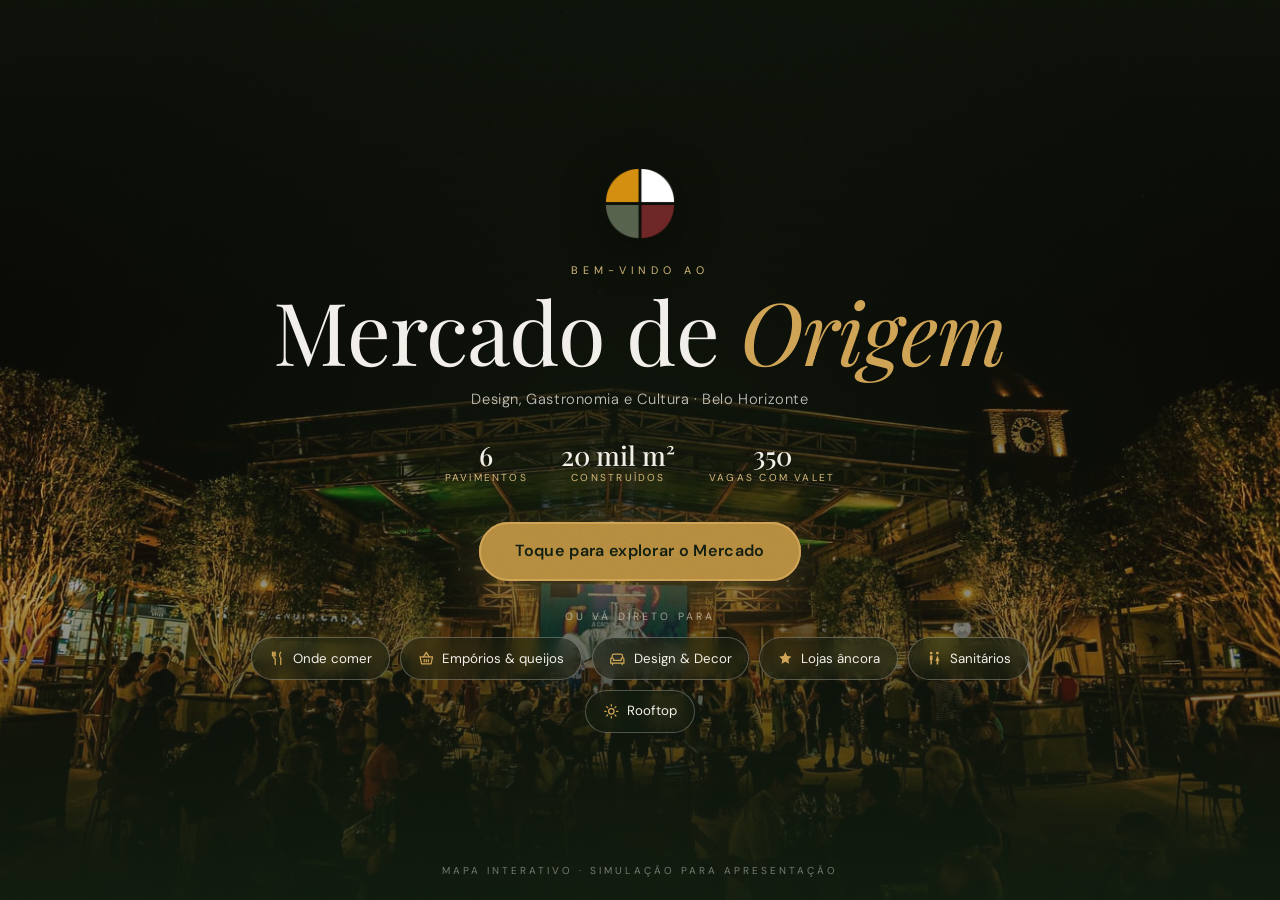
<file: index.html>
<!doctype html>
<html lang="pt-BR">
<head>
  <meta charset="utf-8">
  <meta name="viewport" content="width=device-width, initial-scale=1, viewport-fit=cover">
  <title>Mapa Interativo · Mercado de Origem</title>
  <meta name="description" content="Encontre lojas, serviços e caminhos no Mercado de Origem: mapa interativo por andar, busca por categoria e rotas.">
  <meta name="theme-color" content="#1A2819">
  <meta property="og:title" content="Mapa Interativo · Mercado de Origem">
  <meta property="og:description" content="Design, Gastronomia e Cultura. Encontre lojas, serviços e trace rotas pelo Mercado.">
  <meta property="og:image" content="assets/img/espaco/hero.jpg">
  <link rel="icon" href="assets/img/simbolo.png">
  <link rel="preconnect" href="https://fonts.googleapis.com">
  <link rel="preconnect" href="https://fonts.gstatic.com" crossorigin>
  <link href="https://fonts.googleapis.com/css2?family=Playfair+Display:ital,wght@0,400;0,500;0,600;0,700;1,400;1,500;1,600&family=DM+Sans:opsz,wght@9..40,300;9..40,400;9..40,500;9..40,600;9..40,700&display=swap" rel="stylesheet">
  <link rel="stylesheet" href="css/style.css">
</head>
<body>

  <!-- ============ BOAS-VINDAS / DESCANSO DE TELA ============ -->
  <section id="welcome" class="welcome" aria-label="Boas-vindas">
    <div class="w-slides" id="wSlides"></div>
    <div class="w-veil"></div>
    <div class="w-content">
      <img class="w-symbol" src="assets/img/simbolo.png" alt="">
      <p class="w-kicker">Bem-vindo ao</p>
      <h1 class="w-title">Mercado de <em>Origem</em></h1>
      <p class="w-sub">Design, Gastronomia e Cultura · Belo Horizonte</p>
      <div class="w-stats" id="wStats"></div>
      <button class="w-cta" id="wStart">
        <span class="w-ring"></span>
        <span class="w-cta-in">Toque para explorar o Mercado</span>
      </button>
      <p class="w-or">ou vá direto para</p>
      <div class="w-quick" id="wQuick"></div>
    </div>
    <p class="w-foot">Mapa interativo · simulação para apresentação</p>
  </section>

  <!-- ============ APLICATIVO ============ -->
  <div class="app" id="app">
    <aside class="side">
      <header class="brand">
        <button class="brand-home" id="homeBtn" aria-label="Voltar ao início">
          <img src="assets/img/simbolo.png" alt="" class="brand-symbol">
          <span class="brand-txt"><strong>Mercado de Origem</strong><small>Belo Horizonte · MG</small></span>
        </button>
        <div class="brand-status">
          <span class="clock" id="clock">--:--</span>
          <span class="open" id="openStatus"></span>
        </div>
      </header>

      <div class="search">
        <span class="search-ic" data-icon="search"></span>
        <input id="q" type="search" autocomplete="off" placeholder="Buscar loja, produto ou serviço" aria-label="Buscar">
        <button class="search-x" id="qx" aria-label="Limpar busca" data-icon="x"></button>
      </div>

      <nav class="chips" id="chips" aria-label="Categorias"></nav>

      <section class="sheet" id="sheet">
        <div class="sheet-grip" id="grip"></div>
        <div class="view view-list" id="viewList"></div>
        <div class="view view-detail" id="viewDetail" hidden></div>
        <p class="disclaimer">Simulação para apresentação · posições ilustrativas, ainda sem a planta oficial do Mercado. <a href="estatico.html" style="color:#d4b87a;text-decoration:underline">Ver versão estática (placas)</a></p>
      </section>
    </aside>

    <main class="mapzone" id="mapzone">
      <div class="floorhead" id="floorhead"></div>
      <div class="stage" id="stage">
        <div class="zoomer" id="zoomer"><div class="building" id="building"></div></div>
      </div>
      <nav class="floorbar" id="floorbar" aria-label="Andares"></nav>
      <div class="mapctl">
        <button id="b3d" class="ctl ctl-wide" aria-label="Alternar vista 3D"><span data-icon="cube"></span><b>Vista 3D</b></button>
        <button id="bLoc" class="ctl" aria-label="Você está aqui" data-icon="locate"></button>
        <button id="bIn" class="ctl" aria-label="Aproximar" data-icon="plus"></button>
        <button id="bOut" class="ctl" aria-label="Afastar" data-icon="minus"></button>
      </div>
      <div class="legend" id="legend"></div>
      <div class="routebar" id="routebar" hidden></div>
      <div class="toast" id="toast"></div>
    </main>
  </div>

  <script src="js/data.js"></script>
  <script src="js/map.js"></script>
  <script src="js/app.js"></script>
</body>
</html>
</file>
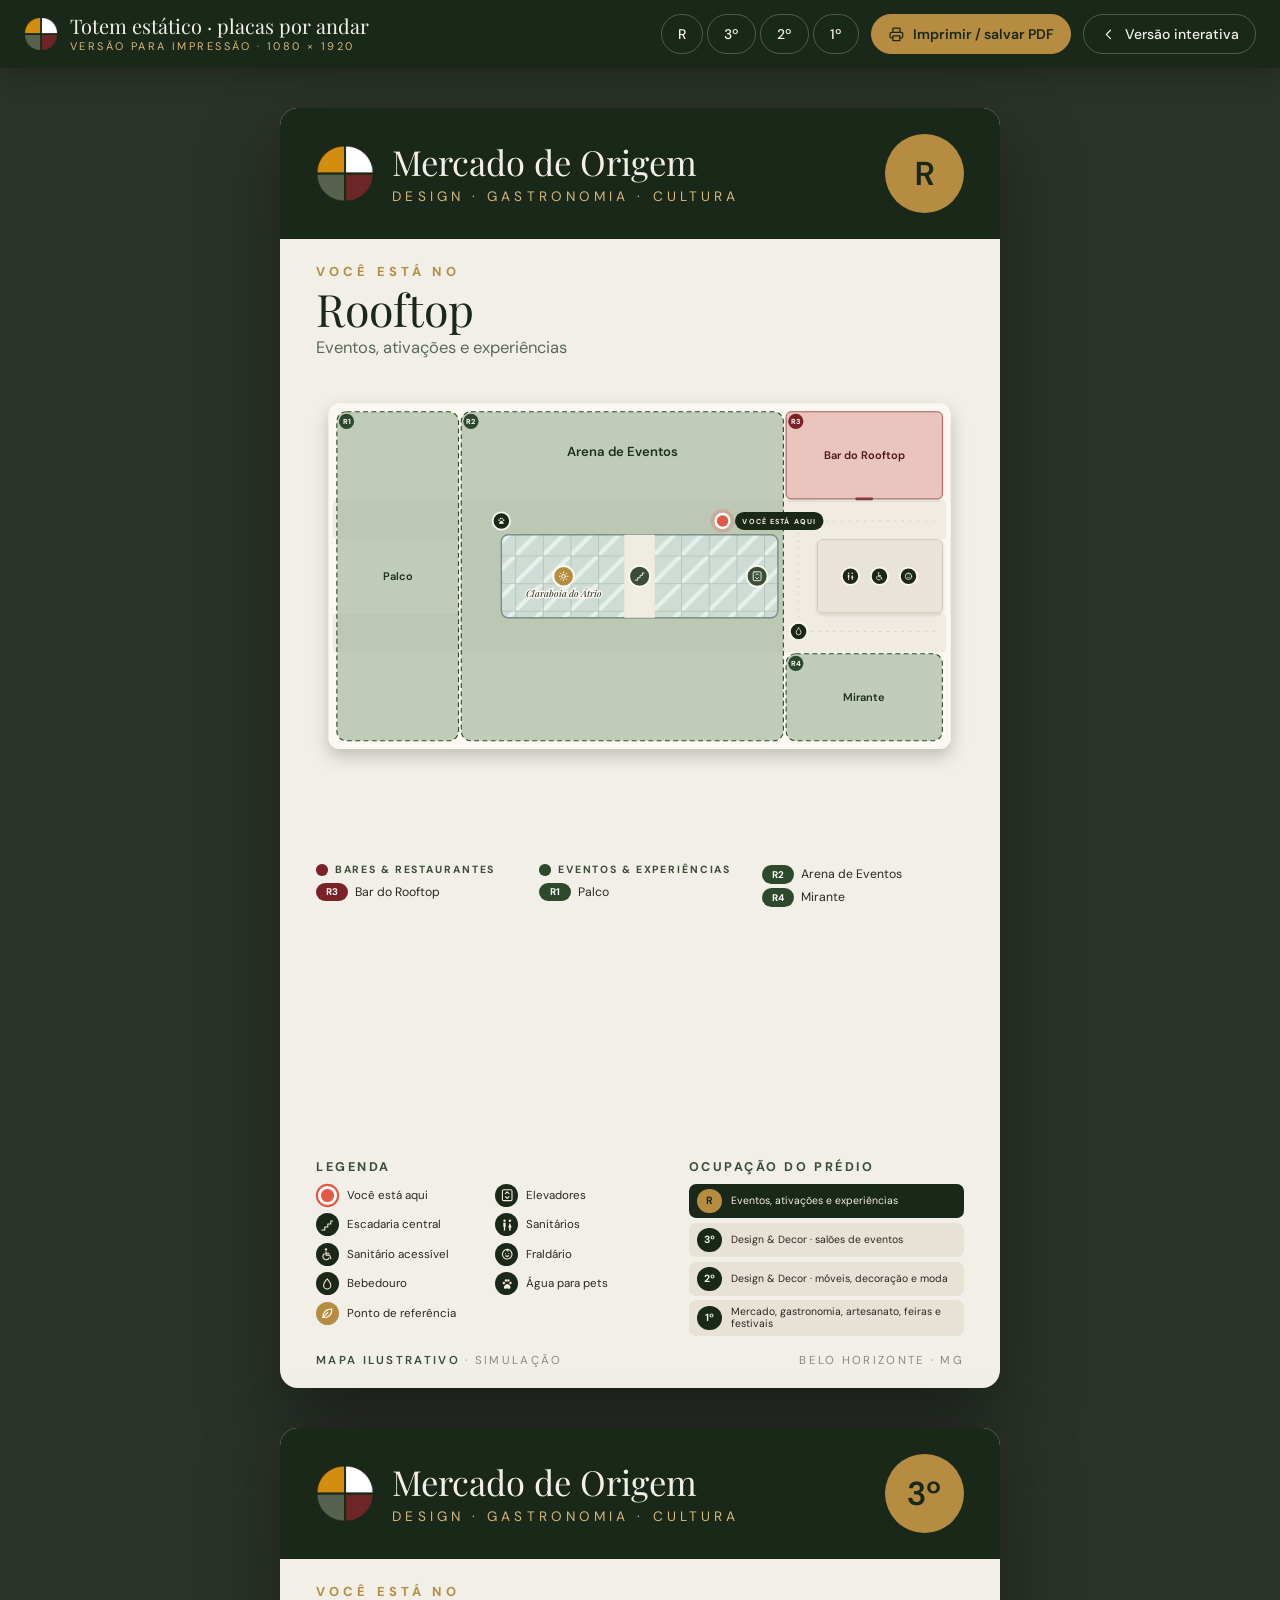
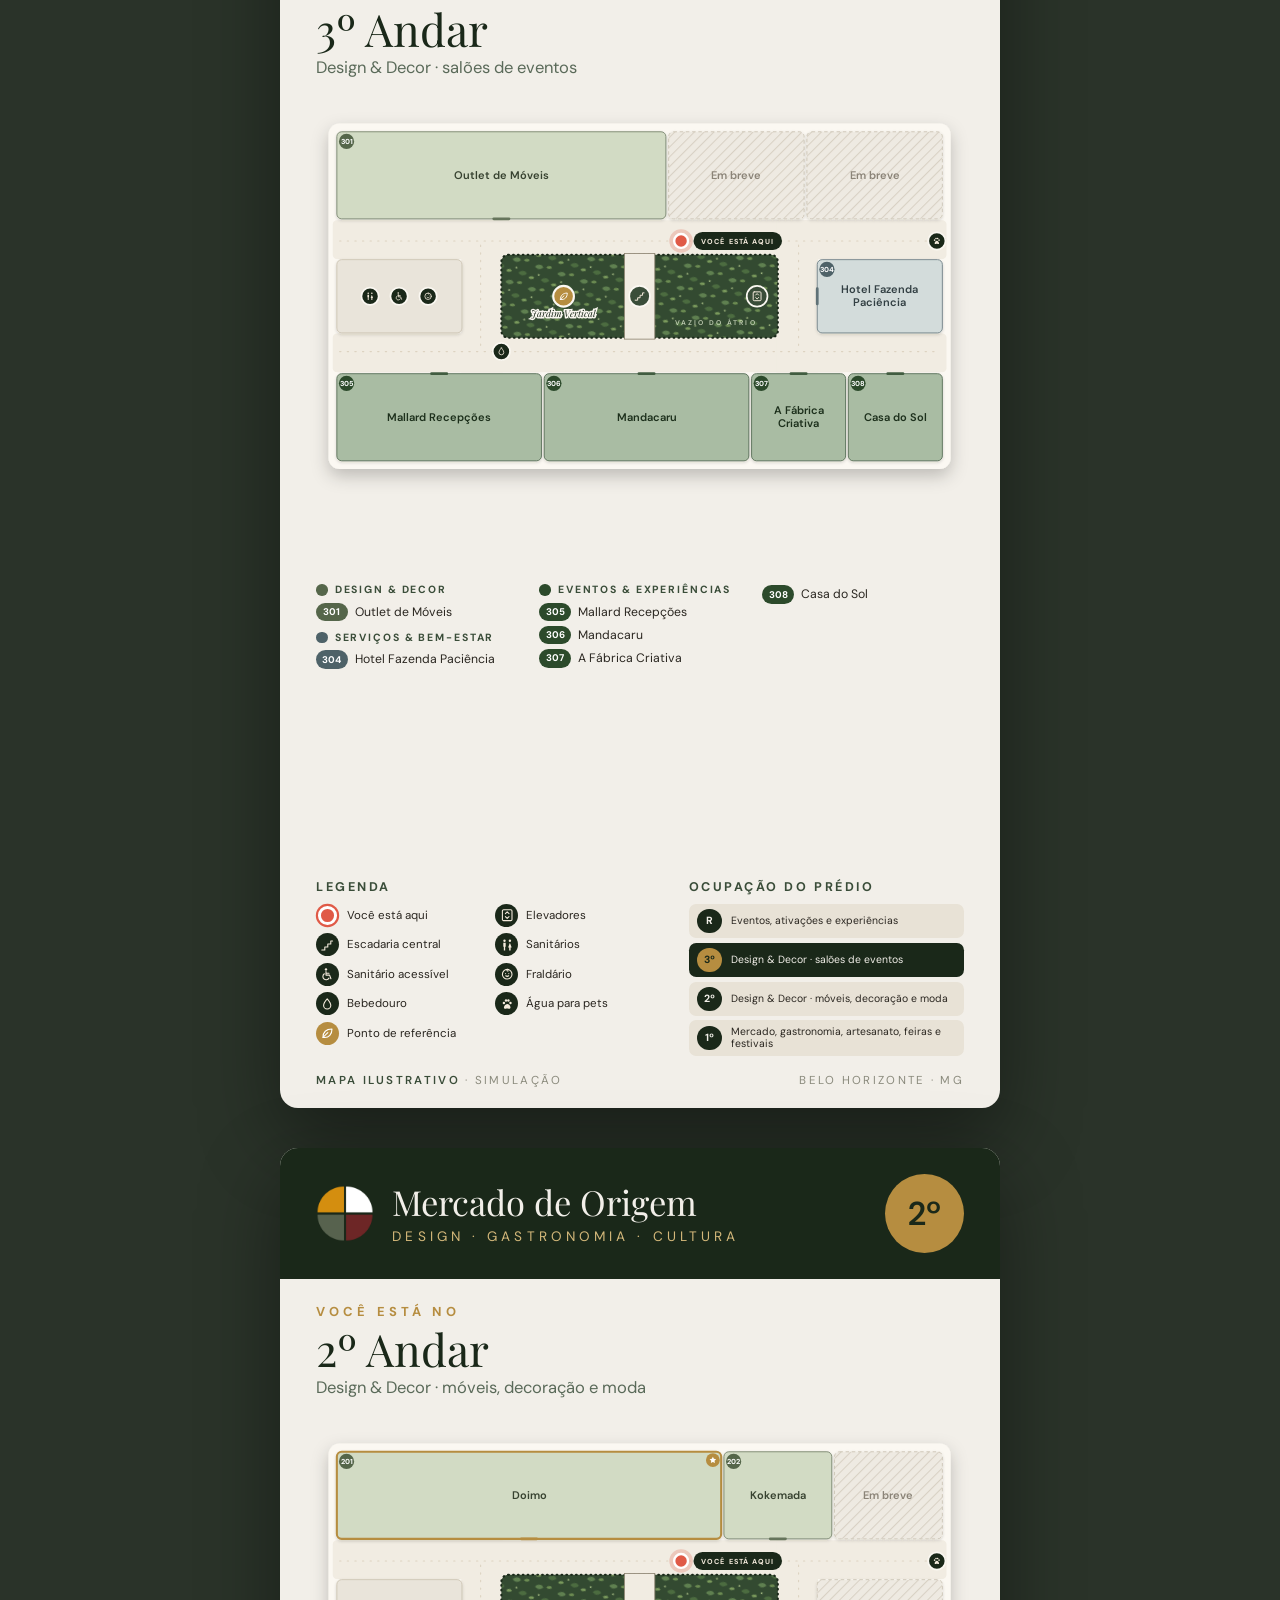
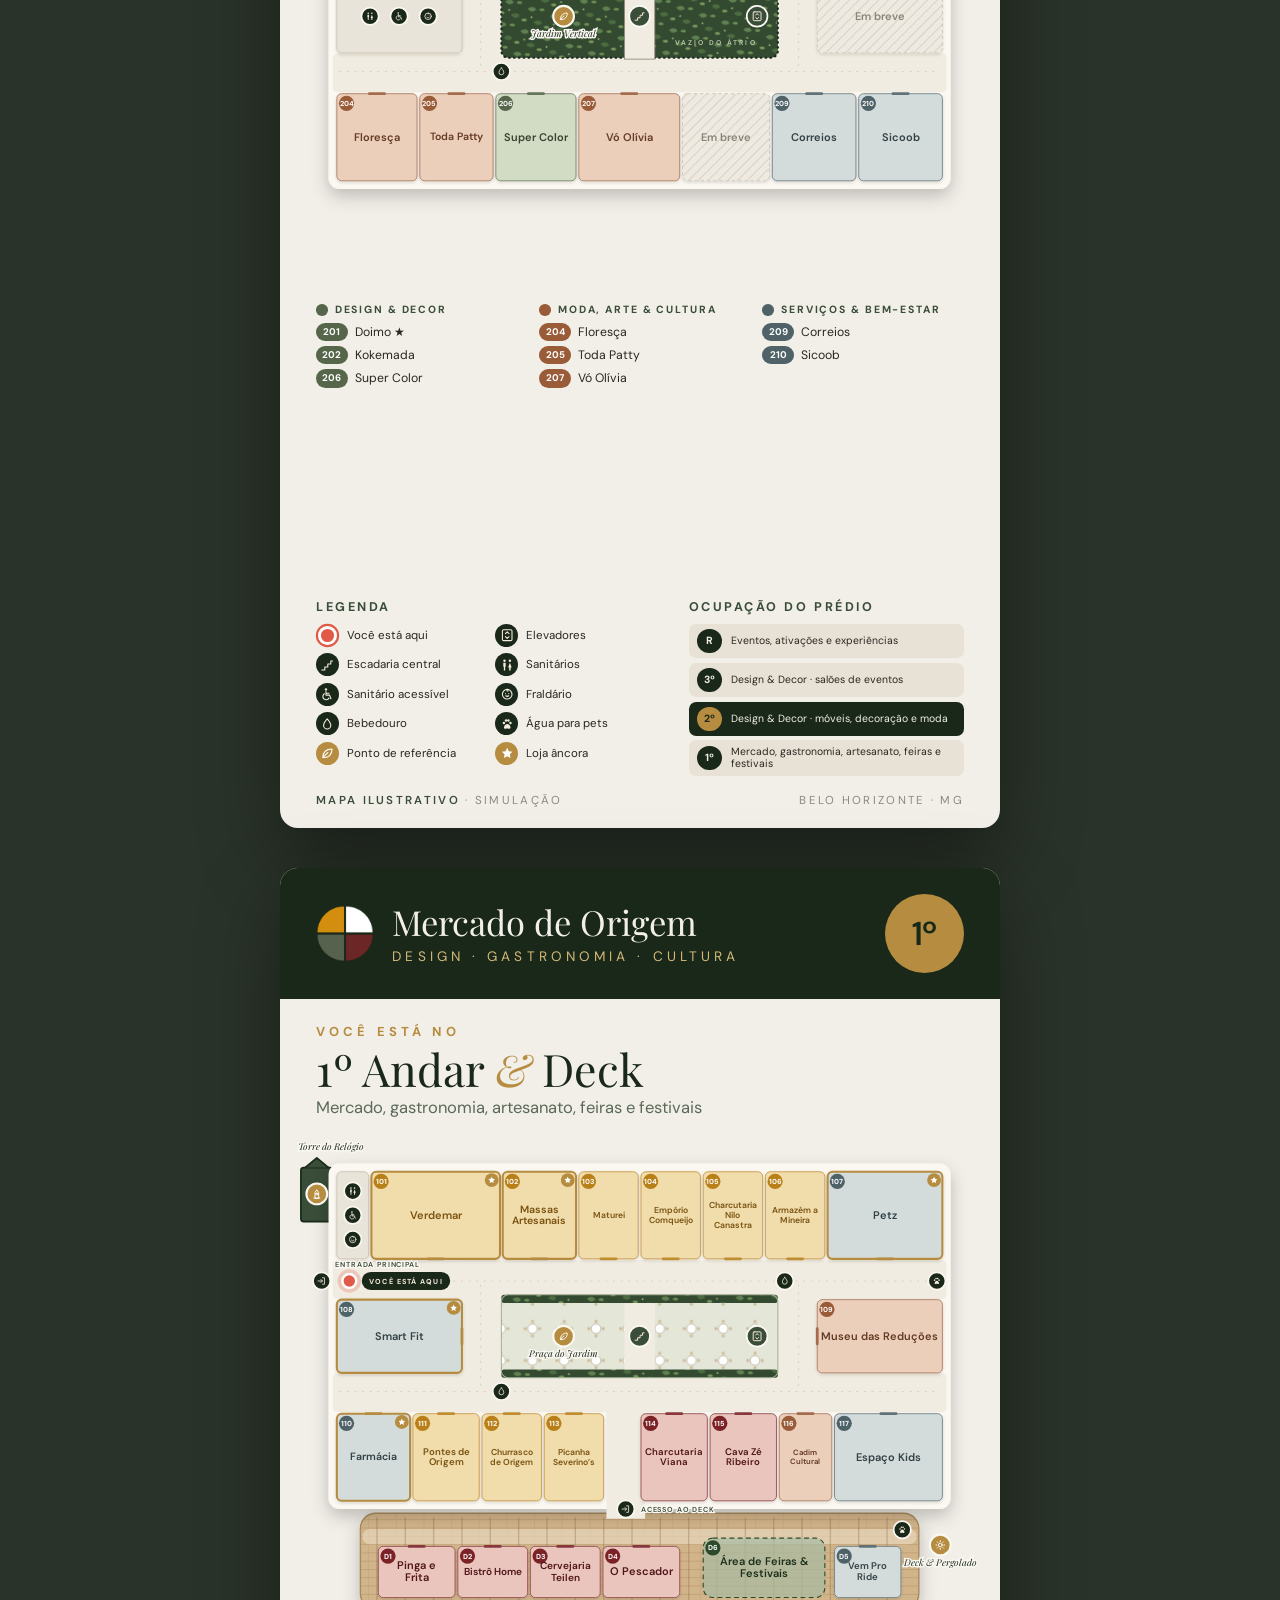
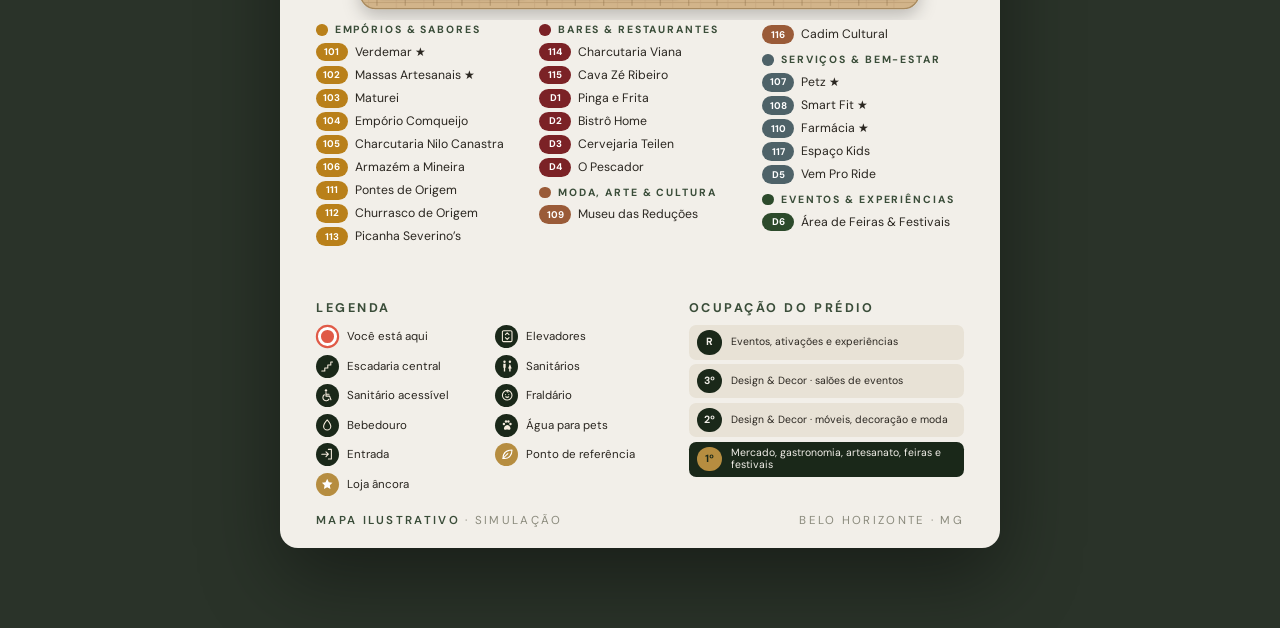
<file: estatico.html>
<!doctype html>
<html lang="pt-BR">
<head>
  <meta charset="utf-8">
  <meta name="viewport" content="width=device-width, initial-scale=1">
  <title>Totem estático · Mercado de Origem</title>
  <link rel="icon" href="assets/img/simbolo.png">
  <link rel="preconnect" href="https://fonts.googleapis.com">
  <link rel="preconnect" href="https://fonts.gstatic.com" crossorigin>
  <link href="https://fonts.googleapis.com/css2?family=Playfair+Display:ital,wght@0,400;0,500;1,400;1,500&family=DM+Sans:opsz,wght@9..40,400;9..40,500;9..40,600;9..40,700&display=swap" rel="stylesheet">
  <style>
    :root { --verde: #1A2819; --verde-vivo: #3A4D39; --palha: #F2EFE9; --palha-f: #F5EBDD; --go: #B68D40; --go-lt: #cfa355; --tinta: #2A2620; }
    * { box-sizing: border-box; margin: 0; padding: 0; }
    body { background: #2a3329; font-family: 'DM Sans', sans-serif; color: var(--tinta); -webkit-font-smoothing: antialiased; }
    a { color: inherit; text-decoration: none; }
    .ic { width: 1.2em; height: 1.2em; flex: none; }

    /* barra de ferramentas (só na tela) */
    .bar { position: sticky; top: 0; z-index: 5; display: flex; flex-wrap: wrap; align-items: center; gap: 12px; padding: 14px 24px; background: var(--verde); color: var(--palha); box-shadow: 0 6px 24px rgba(0,0,0,.25); }
    .bar img { width: 34px; height: 34px; }
    .bar h1 { font-family: 'Playfair Display', serif; font-weight: 400; font-size: 20px; margin-right: auto; line-height: 1.1; }
    .bar h1 small { display: block; font-family: 'DM Sans'; font-size: 11px; letter-spacing: .22em; text-transform: uppercase; color: #d4b87a; margin-top: 3px; }
    .bar button, .bar a { display: inline-flex; align-items: center; gap: 8px; height: 40px; padding: 0 16px; border-radius: 99px; border: 1px solid rgba(242,239,233,.25); background: none; color: inherit; font: 500 14px 'DM Sans'; cursor: pointer; }
    .bar .gold { background: var(--go); border-color: var(--go); color: var(--verde); font-weight: 600; }

    .wrap { display: flex; flex-wrap: wrap; justify-content: center; gap: 40px; padding: 40px 20px 80px; }

    /* ===== placa do totem (proporção 9:16, como uma tela/placa vertical) ===== */
    .placa { width: min(100%, 720px); aspect-ratio: 9 / 16; container-type: inline-size; background: var(--palha); border-radius: 1.4cqw; overflow: hidden; display: flex; flex-direction: column; box-shadow: 0 30px 80px rgba(0,0,0,.4); position: relative; }
    .p-head { background: var(--verde); color: var(--palha); padding: 3.6cqw 5cqw; display: flex; align-items: center; gap: 2.6cqw; position: relative; }
    .p-head img { width: 8cqw; height: 8cqw; }
    .p-head .t { flex: 1; line-height: 1.1; }
    .p-head .t b { display: block; font-family: 'Playfair Display', serif; font-weight: 400; font-size: 4.8cqw; }
    .p-head .t small { display: block; font-size: 1.9cqw; letter-spacing: .3em; text-transform: uppercase; color: #d4b87a; margin-top: 1cqw; }
    .p-head .num { width: 11cqw; height: 11cqw; border-radius: 50%; background: var(--go); color: var(--verde); display: grid; place-items: center; font: 600 4.6cqw 'DM Sans'; }
    .p-title { padding: 3.4cqw 5cqw .5cqw; }
    .p-title .k { font-size: 1.8cqw; letter-spacing: .32em; text-transform: uppercase; color: var(--go); font-weight: 700; }
    .p-title h2 { font-family: 'Playfair Display', serif; font-weight: 400; font-size: 6.2cqw; line-height: 1.05; color: var(--verde); margin: .8cqw 0 .6cqw; }
    .p-title h2 em { color: var(--go); }
    .p-title p { font-size: 2.3cqw; color: #5a6a59; }
    .p-map { padding: 0 2cqw; }
    .p-map svg { width: 100%; height: auto; display: block; }
    .p-body { flex: 1; display: flex; flex-direction: column; gap: 2.4cqw; padding: .5cqw 5cqw 0; min-height: 0; }
    .lg { columns: 3; column-gap: 3cqw; }
    .lg h4 { break-after: avoid; display: flex; align-items: center; gap: 1cqw; font-size: 1.45cqw; letter-spacing: .18em; text-transform: uppercase; color: var(--verde-vivo); margin: 1cqw 0 .6cqw; }
    .lg h4:first-child { margin-top: 0; }
    .lg h4 i { width: 1.6cqw; height: 1.6cqw; border-radius: 50%; flex: none; }
    .lg li { list-style: none; display: flex; align-items: center; gap: 1cqw; font-size: 1.7cqw; line-height: 1.2; padding: .3cqw 0; break-inside: avoid; }
    .lg li b { flex: none; min-width: 4.4cqw; height: 2.6cqw; padding: 0 .6cqw; border-radius: 99px; display: grid; place-items: center; color: #fff; font-size: 1.35cqw; font-weight: 700; }
    .bottom { display: grid; grid-template-columns: 1.25fr 1fr; gap: 4cqw; margin-top: auto; }
    .lg-cat { margin-bottom: 2.2cqw; break-inside: avoid; }
    .lg-cat h4 { display: flex; align-items: center; gap: 1.2cqw; font-size: 1.75cqw; letter-spacing: .2em; text-transform: uppercase; color: var(--verde-vivo); margin-bottom: 1cqw; }
    .lg-cat h4 i { width: 2cqw; height: 2cqw; border-radius: 50%; }
    .lg-list { columns: 2; column-gap: 3cqw; }
    .lg-cat li { list-style: none; display: flex; align-items: center; gap: 1.3cqw; font-size: 2.05cqw; line-height: 1.25; padding: .45cqw 0; break-inside: avoid; }
    .lg-cat li b { flex: none; min-width: 5.2cqw; height: 3.2cqw; padding: 0 .8cqw; border-radius: 99px; display: grid; place-items: center; color: #fff; font-size: 1.6cqw; font-weight: 700; }
    .bottom h4 { font-size: 1.75cqw; letter-spacing: .2em; text-transform: uppercase; color: var(--verde-vivo); margin-bottom: 1.2cqw; }
    .serv { display: grid; grid-template-columns: 1fr 1fr; gap: .9cqw 2cqw; }
    .serv span { display: flex; align-items: center; gap: 1.1cqw; font-size: 1.6cqw; }
    .serv i { width: 3.2cqw; height: 3.2cqw; border-radius: 50%; background: var(--verde); color: var(--palha-f); display: grid; place-items: center; flex: none; }
    .serv i.go { background: var(--go); color: #fff; }
    .serv i.red { background: #e05a47; border: .45cqw solid #fff; box-shadow: 0 0 0 .3cqw #e05a47; width: 2.6cqw; height: 2.6cqw; margin: 0 .3cqw; }
    .serv .ic { width: 2cqw; height: 2cqw; }
    /* corte do prédio */
    .corte { display: flex; flex-direction: column; gap: .6cqw; }
    .corte div { display: flex; align-items: center; gap: 1.2cqw; padding: .7cqw 1.2cqw; border-radius: 1cqw; background: #e8e2d6; font-size: 1.45cqw; line-height: 1.2; }
    .corte div b { flex: none; width: 3.4cqw; height: 3.4cqw; border-radius: 50%; display: grid; place-items: center; background: var(--verde); color: var(--palha); font-size: 1.45cqw; }
    .corte div.on { background: var(--verde); color: var(--palha); }
    .corte div.on b { background: var(--go); color: var(--verde); }
    .p-foot { display: flex; justify-content: space-between; align-items: center; padding: 2.4cqw 5cqw 2.8cqw; font-size: 1.6cqw; letter-spacing: .2em; text-transform: uppercase; color: #8a8a7c; }
    .p-foot b { color: var(--verde-vivo); font-weight: 600; }

    @media print {
      @page { size: 1080px 1920px; margin: 0; }
      body { background: #fff; }
      .bar { display: none; }
      .wrap { padding: 0; gap: 0; display: block; }
      .placa { width: 1080px; height: 1920px; border-radius: 0; box-shadow: none; break-after: page; -webkit-print-color-adjust: exact; print-color-adjust: exact; }
    }
  </style>
</head>
<body>
  <div class="bar">
    <img src="assets/img/simbolo.png" alt="">
    <h1>Totem estático · placas por andar<small>Versão para impressão · 1080 × 1920</small></h1>
    <span id="jump"></span>
    <button class="gold" onclick="print()" id="printBtn"></button>
    <a href="index.html" id="backBtn"></a>
  </div>
  <div class="wrap" id="wrap"></div>

  <script src="js/data.js"></script>
  <script src="js/map.js"></script>
  <script>
  (function (D, M) {
    const icon = M.icon, esc = M.esc;
    document.getElementById('printBtn').innerHTML = icon('print') + 'Imprimir / salvar PDF';
    document.getElementById('backBtn').innerHTML = icon('back') + 'Versão interativa';
    const order = D.floors.map(f => f.id).slice().reverse(); // R, 3, 2, 1, G
    const totemOf = f => Object.values(D.totems).find(t => t.f === f);
    document.getElementById('jump').innerHTML = order.map(f => '<button onclick="document.getElementById(\'p-' + f + '\').scrollIntoView({behavior:\'smooth\'})">' + M.floorById(f).short + '</button>').join(' ');

    const wrap = document.getElementById('wrap');
    order.forEach(fid => {
      const f = M.floorById(fid), t = totemOf(fid);
      const us = D.units.filter(u => u.f === fid && M.isListed(u));
      const byCat = {};
      us.forEach(u => (byCat[u.cat] = byCat[u.cat] || []).push(u));
      const legend = Object.keys(D.cats).filter(k => byCat[k]).map(k =>
        '<h4><i style="background:' + D.cats[k].cor + '"></i>' + D.cats[k].nome + '</h4>' +
        byCat[k].map(u => '<li><b style="background:' + D.cats[k].cor + '">' + u.code + '</b>' + esc(u.n) + (u.anchor ? ' ★' : '') + '</li>').join('')).join('');
      const types = Array.from(new Set(D.amen.filter(a => a.f === fid).map(a => a.t)));
      const serv = '<span><i class="red"></i>Você está aqui</span>' +
        types.map(k => '<span><i>' + icon(D.amenTypes[k].icon) + '</i>' + D.amenTypes[k].nome + '</span>').join('') +
        (D.refs.some(r => r.f === fid) ? '<span><i class="go">' + icon('leaf') + '</i>Ponto de referência</span>' : '') +
        (us.some(u => u.anchor) ? '<span><i class="go">' + icon('star') + '</i>Loja âncora</span>' : '');
      const corte = order.map(o => '<div class="' + (o === fid ? 'on' : '') + '"><b>' + M.floorById(o).short + '</b>' + esc(M.floorById(o).tema) + '</div>').join('');
      const el = document.createElement('section');
      el.className = 'placa'; el.id = 'p-' + fid;
      el.innerHTML =
        '<header class="p-head"><img src="assets/img/simbolo.png" alt=""><div class="t"><b>Mercado de Origem</b><small>Design · Gastronomia · Cultura</small></div><div class="num">' + f.short + '</div></header>' +
        '<div class="p-title"><div class="k">Você está no</div><h2>' + esc(f.nome).replace('&amp;', '<em>&amp;</em>') + '</h2><p>' + esc(f.tema) + '</p></div>' +
        '<div class="p-map">' + M.render(fid, { numbers: true }) + '</div>' +
        '<div class="p-body"><ul class="lg">' + legend + '</ul><div class="bottom"><div><h4>Legenda</h4><div class="serv">' + serv + '</div></div><div><h4>Ocupação do prédio</h4><div class="corte">' + corte + '</div></div></div></div>' +
        '<footer class="p-foot"><span><b>Mapa ilustrativo</b> · simulação</span><span>Belo Horizonte · MG</span></footer>';
      wrap.appendChild(el);
      // "você está aqui"
      if (t) {
        el.querySelector('.layer-pin').innerHTML = '<circle cx="' + t.x + '" cy="' + t.y + '" r="17" fill="#e05a47" opacity=".25"/><circle cx="' + t.x + '" cy="' + t.y + '" r="10" fill="#e05a47" stroke="#fff" stroke-width="3.5"/>' +
          '<g transform="translate(' + (t.x + 18) + ',' + (t.y - 13) + ')"><rect width="128" height="26" rx="13" fill="#1A2819"/><text x="64" y="17.5" text-anchor="middle" font-size="10.5" font-weight="700" letter-spacing="1.6" fill="#F5EBDD">VOCÊ ESTÁ AQUI</text></g>';
      }
    });
  })(window.MO_DATA, window.MO_MAP);
  </script>
</body>
</html>
</file>
<file: css/style.css>
/* ==========================================================
   MERCADO DE ORIGEM · Mapa interativo
   Identidade: paleta e tipografia do site mercadodeorigem.com.br
   ========================================================== */
:root {
  --verde: #1A2819;
  --verde-vivo: #3A4D39;
  --verde-card: #1e2e1d;
  --verde-deep: #111e10;
  --palha: #F2EFE9;
  --palha-dark: #e6e1d8;
  --palha-f: #F5EBDD;
  --ow: #F2EEE9;
  --go: #B68D40;
  --go-lt: #cfa355;
  --go-pa: #d4b87a;
  --go-bd: rgba(182, 141, 64, .28);
  --bordo: #5A0F1A;
  --mu: #7a8a79;
  --tinta: #2A2620;
  --ease: cubic-bezier(.16, 1, .3, 1);
  --serif: 'Playfair Display', Georgia, serif;
  --sans: 'DM Sans', system-ui, sans-serif;
  --r: 18px;
  --side: 27rem;
}

* { box-sizing: border-box; margin: 0; padding: 0; -webkit-tap-highlight-color: transparent; }
html { font-size: clamp(14px, calc(.6vw + .6vh), 22px); }
html, body { height: 100%; overflow: hidden; }
body {
  background: var(--verde); color: var(--ow);
  font-family: var(--sans); font-weight: 400; line-height: 1.5;
  -webkit-font-smoothing: antialiased; user-select: none;
}
a { color: inherit; text-decoration: none; }
button { font: inherit; color: inherit; background: none; border: 0; cursor: pointer; }
input { font: inherit; }
img { display: block; max-width: 100%; }
.ic { width: 1.25em; height: 1.25em; flex: none; }
[hidden] { display: none !important; }

/* grão (mesmo recurso do site) */
body::after {
  content: ''; position: fixed; inset: 0; pointer-events: none; z-index: 999; opacity: .05; mix-blend-mode: overlay;
  background-image: url("data:image/svg+xml,%3Csvg viewBox='0 0 256 256' xmlns='http://www.w3.org/2000/svg'%3E%3Cfilter id='n'%3E%3CfeTurbulence type='fractalNoise' baseFrequency='0.88' numOctaves='4' stitchTiles='stitch'/%3E%3C/filter%3E%3Crect width='100%25' height='100%25' filter='url(%23n)'/%3E%3C/svg%3E");
}

/* ================= BOAS-VINDAS ================= */
.welcome {
  position: fixed; inset: 0; z-index: 50; display: grid; place-items: center; text-align: center;
  background: var(--verde-deep); transition: opacity .9s var(--ease), visibility .9s;
}
.welcome.out { opacity: 0; visibility: hidden; pointer-events: none; }
.w-slides, .w-slides div { position: absolute; inset: 0; }
.w-slides div {
  background-size: cover; background-position: center; opacity: 0;
  transition: opacity 2.2s ease; transform: scale(1.08);
}
.w-slides div.on { opacity: 1; animation: kb 12s linear forwards; }
@keyframes kb { from { transform: scale(1.12) translate(1%, 1%); } to { transform: scale(1) translate(0, 0); } }
.w-veil {
  position: absolute; inset: 0;
  background:
    radial-gradient(ellipse at 50% 48%, rgba(17, 30, 16, .62), rgba(17, 30, 16, .25) 75%),
    linear-gradient(180deg, rgba(17, 30, 16, .45), rgba(17, 30, 16, .05) 35%, rgba(17, 30, 16, .1) 65%, rgba(17, 30, 16, .85));
}
.w-content { position: relative; padding: 2rem; max-width: 60rem; display: flex; flex-direction: column; align-items: center; }
.w-symbol { width: 5.2rem; height: 5.2rem; margin-bottom: 1.6rem; filter: drop-shadow(0 8px 24px rgba(0, 0, 0, .4)); animation: spinIn 1.6s var(--ease) both; }
@keyframes spinIn { from { transform: rotate(-90deg) scale(.6); opacity: 0; } }
.w-kicker { font-size: .78rem; letter-spacing: .45em; text-transform: uppercase; color: var(--go-pa); margin-bottom: .6rem; }
.w-title { font-family: var(--serif); font-weight: 400; font-size: clamp(2.6rem, 9vw, 6.2rem); line-height: 1; letter-spacing: -.01em; }
.w-title em { color: var(--go-lt); font-style: italic; }
.w-sub { margin-top: 1rem; font-size: 1.05rem; color: rgba(242, 238, 233, .8); font-weight: 300; letter-spacing: .04em; }
.w-stats { display: flex; gap: 2.4rem; margin: 2.2rem 0 2.6rem; }
.w-stats div { display: flex; flex-direction: column; align-items: center; }
.w-stats b { font-family: var(--serif); font-size: 1.9rem; font-weight: 500; color: var(--palha); line-height: 1.1; }
.w-stats span { font-size: .72rem; letter-spacing: .22em; text-transform: uppercase; color: var(--go-pa); }
.w-cta { position: relative; padding: 1.25rem 2.6rem; border-radius: 99px; background: var(--go); color: var(--verde-deep); font-weight: 600; font-size: 1.15rem; letter-spacing: .02em; box-shadow: 0 18px 50px rgba(182, 141, 64, .35); }
.w-cta-in { position: relative; z-index: 1; }
.w-ring { position: absolute; inset: 0; border-radius: inherit; border: 2px solid var(--go-lt); animation: ring 2.4s var(--ease) infinite; }
@keyframes ring { from { transform: scale(1); opacity: .9; } to { transform: scale(1.35, 1.7); opacity: 0; } }
.w-or { margin: 2rem 0 .9rem; font-size: .75rem; letter-spacing: .3em; text-transform: uppercase; color: rgba(242, 238, 233, .6); }
.w-quick { display: flex; flex-wrap: wrap; justify-content: center; gap: .7rem; }
.w-quick button {
  display: inline-flex; align-items: center; gap: .55rem; padding: .75rem 1.2rem; border-radius: 99px;
  border: 1px solid rgba(242, 238, 233, .28); background: rgba(17, 30, 16, .45); backdrop-filter: blur(8px);
  font-size: .95rem; transition: background .3s, border-color .3s;
}
.w-quick button:hover { background: rgba(182, 141, 64, .25); border-color: var(--go); }
.w-quick .ic { color: var(--go-lt); }
.w-foot { position: absolute; bottom: 1.6rem; left: 0; right: 0; font-size: .72rem; letter-spacing: .3em; text-transform: uppercase; color: rgba(242, 238, 233, .45); }

/* ================= LAYOUT ================= */
.app {
  height: 100%; display: grid;
  grid-template-columns: var(--side) 1fr;
  grid-template-rows: auto auto auto 1fr;
  grid-template-areas: "brand map" "search map" "chips map" "sheet map";
}
.side { display: contents; }
.brand { grid-area: brand; }
.search { grid-area: search; }
.chips { grid-area: chips; }
.sheet { grid-area: sheet; }
.mapzone { grid-area: map; }
.brand, .search, .chips, .sheet { background: var(--verde); position: relative; z-index: 3; }

/* ---------- topo ---------- */
.brand { display: flex; align-items: center; justify-content: space-between; padding: 1.4rem 1.5rem 1.1rem; border-bottom: 1px solid rgba(182, 141, 64, .14); }
.brand-home { display: flex; align-items: center; gap: .85rem; text-align: left; }
.brand-symbol { width: 2.6rem; height: 2.6rem; }
.brand-txt { display: flex; flex-direction: column; line-height: 1.15; }
.brand-txt strong { font-family: var(--serif); font-weight: 500; font-size: 1.22rem; white-space: nowrap; letter-spacing: .01em; }
.brand-txt small { font-size: .68rem; letter-spacing: .26em; text-transform: uppercase; color: var(--go-pa); margin-top: .25rem; }
.brand-status { display: flex; flex-direction: column; align-items: flex-end; gap: .2rem; }
.clock { font-family: var(--serif); font-size: 1.35rem; font-weight: 500; line-height: 1; }
.open { font-size: .68rem; letter-spacing: .08em; color: rgba(242, 238, 233, .75); display: flex; align-items: center; gap: .4rem; white-space: nowrap; }
.open::before { content: ''; width: .5rem; height: .5rem; border-radius: 50%; background: #7fb069; box-shadow: 0 0 0 3px rgba(127, 176, 105, .2); }
.open.closed::before { background: #b5544f; box-shadow: 0 0 0 3px rgba(181, 84, 79, .2); }

/* ---------- busca ---------- */
.search { padding: 1.1rem 1.5rem .3rem; display: flex; align-items: center; }
.search input {
  width: 100%; height: 3.4rem; padding: 0 3rem 0 3.1rem; border-radius: 99px;
  background: rgba(242, 238, 233, .07); border: 1px solid rgba(242, 238, 233, .16); color: var(--ow);
  font-size: 1rem; outline: none; transition: border-color .3s, background .3s; user-select: text;
}
.search input::placeholder { color: rgba(242, 238, 233, .5); }
.search input:focus { border-color: var(--go); background: rgba(242, 238, 233, .1); }
.search input::-webkit-search-cancel-button { display: none; }
.search-ic { position: absolute; left: 2.6rem; color: var(--go-lt); display: flex; pointer-events: none; }
.search-x { position: absolute; right: 2.2rem; width: 2.2rem; height: 2.2rem; border-radius: 50%; display: grid; place-items: center; color: rgba(242, 238, 233, .7); opacity: 0; pointer-events: none; transition: opacity .2s; }
.search.has .search-x { opacity: 1; pointer-events: auto; }

/* ---------- chips ---------- */
.chips { display: flex; flex-wrap: wrap; gap: .5rem; padding: 1rem 1.5rem 1.2rem; border-bottom: 1px solid rgba(182, 141, 64, .14); }
.chip {
  display: inline-flex; align-items: center; gap: .45rem; height: 2.45rem; padding: 0 .95rem; border-radius: 99px;
  border: 1px solid rgba(242, 238, 233, .18); font-size: .82rem; white-space: nowrap; color: rgba(242, 238, 233, .88);
  transition: background .25s, border-color .25s, color .25s;
}
.chip .dot { width: .62rem; height: .62rem; border-radius: 50%; flex: none; box-shadow: 0 0 0 2px rgba(255, 255, 255, .12); }
.chip .ic { width: 1.05em; height: 1.05em; color: var(--go-pa); }
.chip.on { background: var(--palha); color: var(--verde); border-color: var(--palha); }
.chip.on .ic { color: var(--verde); }
.chip-sep { width: 100%; height: 0; }
.chip-label { width: 100%; font-size: .66rem; letter-spacing: .28em; text-transform: uppercase; color: var(--go-pa); margin: .2rem 0 -.1rem; }

/* ---------- painel (lista / detalhe) ---------- */
.sheet { overflow: hidden; display: flex; flex-direction: column; min-height: 0; }
.sheet-grip { display: none; }
.view { flex: 1; overflow-y: auto; overscroll-behavior: contain; padding: 1.2rem 1.5rem 1rem; scrollbar-width: thin; scrollbar-color: rgba(182, 141, 64, .4) transparent; }
.disclaimer { padding: .7rem 1.5rem 1rem; font-size: .66rem; color: rgba(242, 238, 233, .42); letter-spacing: .02em; border-top: 1px solid rgba(182, 141, 64, .1); }

.sec-title { display: flex; align-items: baseline; justify-content: space-between; margin: .4rem 0 .9rem; }
.sec-title h3 { font-family: var(--serif); font-weight: 400; font-size: 1.35rem; }
.sec-title h3 em { color: var(--go-lt); }
.sec-title span { font-size: .7rem; letter-spacing: .2em; text-transform: uppercase; color: var(--go-pa); }

/* destaques (âncoras) */
.feat { display: grid; grid-auto-flow: column; grid-auto-columns: 62%; gap: .8rem; overflow-x: auto; padding-bottom: .6rem; margin: 0 -1.5rem 1.3rem; padding-left: 1.5rem; padding-right: 1.5rem; scroll-snap-type: x mandatory; scrollbar-width: none; }
.feat::-webkit-scrollbar { display: none; }
.feat-card { position: relative; aspect-ratio: 4 / 3.2; border-radius: var(--r); overflow: hidden; scroll-snap-align: start; text-align: left; background: var(--verde-card); }
.feat-card img { width: 100%; height: 100%; object-fit: cover; transition: transform .8s var(--ease); }
.feat-card:hover img { transform: scale(1.05); }
.feat-card::after { content: ''; position: absolute; inset: 0; background: linear-gradient(180deg, transparent 35%, rgba(17, 30, 16, .92)); }
.feat-card div { position: absolute; left: 1rem; right: 1rem; bottom: .85rem; z-index: 1; }
.feat-card b { display: block; font-family: var(--serif); font-weight: 500; font-size: 1.2rem; line-height: 1.15; }
.feat-card small { font-size: .72rem; color: var(--go-pa); letter-spacing: .06em; }
.feat-card .badge { position: absolute; top: .8rem; left: .8rem; z-index: 1; display: inline-flex; align-items: center; gap: .3rem; padding: .25rem .6rem; border-radius: 99px; background: rgba(17, 30, 16, .7); backdrop-filter: blur(6px); font-size: .62rem; letter-spacing: .14em; text-transform: uppercase; color: var(--go-pa); }
.feat-card .badge .ic { width: .9em; height: .9em; color: var(--go-lt); }

/* lista */
.group-h { display: flex; align-items: center; gap: .6rem; margin: 1.2rem 0 .5rem; font-size: .7rem; letter-spacing: .22em; text-transform: uppercase; color: var(--go-pa); }
.group-h::after { content: ''; flex: 1; height: 1px; background: rgba(182, 141, 64, .2); }
.group-h .dot { width: .55rem; height: .55rem; border-radius: 50%; }
.item {
  width: 100%; display: flex; align-items: center; gap: .9rem; padding: .6rem .6rem; margin: 0 -.6rem; border-radius: 14px;
  text-align: left; transition: background .25s;
}
.item:hover, .item:focus-visible { background: rgba(242, 238, 233, .06); outline: none; }
.thumb { width: 3.4rem; height: 3.4rem; border-radius: 12px; overflow: hidden; flex: none; position: relative; background: var(--verde-card); }
.thumb img { width: 100%; height: 100%; object-fit: cover; }
.mono { width: 100%; height: 100%; display: grid; place-items: center; color: #fff; font-family: var(--serif); font-style: italic; font-size: 1.25rem; position: relative; overflow: hidden; }
.mono::before { content: ''; position: absolute; inset: 0; background: radial-gradient(circle at 25% 20%, rgba(255, 255, 255, .25), transparent 55%), repeating-linear-gradient(45deg, rgba(255, 255, 255, .06) 0 2px, transparent 2px 9px); }
.mono span { position: relative; }
.thumb.amen-thumb { display: grid; place-items: center; background: var(--verde-vivo); color: var(--palha-f); }
.thumb.amen-thumb .ic { width: 1.5rem; height: 1.5rem; }
.thumb.ref-thumb { display: grid; place-items: center; background: var(--go); color: #fff; }
.item-txt { flex: 1; min-width: 0; display: flex; flex-direction: column; }
.item-txt b { font-weight: 500; font-size: 1rem; white-space: nowrap; overflow: hidden; text-overflow: ellipsis; }
.item-txt small { font-size: .78rem; color: rgba(242, 238, 233, .6); white-space: nowrap; overflow: hidden; text-overflow: ellipsis; }
.item .fl { flex: none; font-size: .72rem; font-weight: 600; padding: .3rem .55rem; border-radius: 8px; background: rgba(182, 141, 64, .14); color: var(--go-pa); letter-spacing: .04em; }
.item .star-s { color: var(--go-lt); display: inline-flex; vertical-align: -2px; margin-left: .25rem; }
.item .star-s .ic { width: .85em; height: .85em; }
.empty { padding: 2rem 0; text-align: center; color: rgba(242, 238, 233, .6); }
.empty b { display: block; font-family: var(--serif); font-size: 1.3rem; color: var(--ow); margin-bottom: .4rem; font-weight: 400; }

/* detalhe */
.view-detail { padding-top: 1rem; animation: slideIn .5s var(--ease); }
@keyframes slideIn { from { opacity: 0; transform: translateX(24px); } }
.back { display: inline-flex; align-items: center; gap: .3rem; font-size: .8rem; letter-spacing: .14em; text-transform: uppercase; color: var(--go-pa); margin-bottom: .9rem; padding: .3rem 0; }
.d-hero { position: relative; aspect-ratio: 16 / 10; border-radius: var(--r); overflow: hidden; background: var(--verde-card); margin-bottom: 1.2rem; }
.d-hero img { width: 100%; height: 100%; object-fit: cover; animation: zoomOut 1.2s var(--ease); }
@keyframes zoomOut { from { transform: scale(1.1); } }
.d-hero .mono { font-size: 3.6rem; }
.d-hero .mono .ic { position: absolute; right: 1rem; bottom: 1rem; width: 2rem; height: 2rem; opacity: .6; }
.d-hero .badge { position: absolute; top: .9rem; left: .9rem; display: inline-flex; align-items: center; gap: .35rem; padding: .35rem .75rem; border-radius: 99px; background: rgba(17, 30, 16, .78); backdrop-filter: blur(6px); font-size: .66rem; letter-spacing: .16em; text-transform: uppercase; color: var(--go-pa); }
.d-hero .badge .ic { width: .95em; height: .95em; color: var(--go-lt); }
.d-cat { display: inline-flex; align-items: center; gap: .45rem; font-size: .7rem; letter-spacing: .2em; text-transform: uppercase; color: var(--go-pa); }
.d-cat .dot { width: .6rem; height: .6rem; border-radius: 50%; }
.d-name { font-family: var(--serif); font-weight: 400; font-size: 2.1rem; line-height: 1.08; margin: .4rem 0 .35rem; }
.d-tag { font-size: .95rem; color: rgba(242, 238, 233, .7); font-style: italic; font-family: var(--serif); }
.d-where { display: flex; flex-wrap: wrap; gap: .5rem; margin: 1.1rem 0; }
.d-where span { display: inline-flex; align-items: center; gap: .4rem; padding: .45rem .75rem; border-radius: 10px; background: rgba(242, 238, 233, .06); border: 1px solid rgba(242, 238, 233, .1); font-size: .8rem; }
.d-where .ic { color: var(--go-lt); width: 1.05em; height: 1.05em; }
.d-desc { font-size: .98rem; line-height: 1.65; color: rgba(242, 238, 233, .86); font-weight: 300; }
.d-actions { display: grid; grid-template-columns: 1fr 1fr; gap: .6rem; margin-top: 1.4rem; }
.btn { display: inline-flex; align-items: center; justify-content: center; gap: .55rem; height: 3.3rem; padding: 0 1.1rem; border-radius: 14px; font-weight: 500; font-size: .92rem; border: 1px solid rgba(242, 238, 233, .2); transition: background .25s, transform .2s; }
.btn:active { transform: scale(.97); }
.btn:hover { background: rgba(242, 238, 233, .08); }
.btn-gold { grid-column: 1 / -1; background: var(--go); color: var(--verde-deep); border-color: var(--go); font-weight: 600; font-size: 1.02rem; height: 3.7rem; }
.btn-gold:hover { background: var(--go-lt); }
.btn-gold.active { background: var(--palha); border-color: var(--palha); }
.btn .ic { width: 1.15em; height: 1.15em; }
.d-route { margin-top: 1.2rem; padding: 1.1rem; border-radius: var(--r); background: rgba(182, 141, 64, .1); border: 1px solid var(--go-bd); }
.d-route .eta { display: flex; align-items: baseline; gap: .6rem; margin-bottom: .7rem; }
.d-route .eta b { font-family: var(--serif); font-size: 1.6rem; font-weight: 500; }
.d-route .eta span { font-size: .82rem; color: rgba(242, 238, 233, .7); }
.steps { list-style: none; display: flex; flex-direction: column; gap: .55rem; counter-reset: s; }
.steps li { display: flex; gap: .7rem; align-items: flex-start; font-size: .88rem; line-height: 1.4; }
.steps li::before { counter-increment: s; content: counter(s); flex: none; width: 1.5rem; height: 1.5rem; border-radius: 50%; display: grid; place-items: center; background: var(--go); color: var(--verde-deep); font-size: .72rem; font-weight: 700; }
.near { margin-top: 1.4rem; }
.near .item { margin: 0 -.6rem; }

/* ================= MAPA ================= */
.mapzone {
  position: relative; overflow: hidden; min-height: 0;
  background:
    radial-gradient(ellipse at 50% 40%, #f7f4ee 0%, #ece6db 70%, #e2dbcd 100%);
  color: var(--tinta);
}
.mapzone::before {
  content: ''; position: absolute; inset: 0; pointer-events: none; opacity: .5;
  background-image: linear-gradient(rgba(26, 40, 25, .045) 1px, transparent 1px), linear-gradient(90deg, rgba(26, 40, 25, .045) 1px, transparent 1px);
  background-size: 2.2rem 2.2rem;
}
.stage { position: absolute; inset: 0; overflow: hidden; touch-action: none; cursor: grab; }
.stage.drag { cursor: grabbing; }
.zoomer { position: absolute; left: 0; top: 0; transform-origin: 0 0; perspective: 2600px; transform-style: preserve-3d; transition: transform .9s var(--ease); will-change: transform; }
.zoomer.instant { transition: none; }
.building { position: absolute; inset: 0; transform-style: preserve-3d; transform-origin: 50% 50%; transition: transform 1.1s var(--ease); }
.floor { position: absolute; inset: 0; transform-style: flat; transition: transform 1.1s var(--ease), opacity .7s ease, filter .7s; pointer-events: none; }
.floor.cur { pointer-events: auto; }
.floor svg { width: 100%; height: 100%; display: block; overflow: visible; }
.ftag { position: absolute; left: -1%; top: 6%; transform: translateX(-100%); display: none; align-items: center; gap: .6em; white-space: nowrap; font-family: var(--serif); font-size: 5.2em; color: var(--verde); }
.ftag b { display: inline-grid; place-items: center; width: 1.7em; height: 1.7em; border-radius: 50%; background: var(--verde); color: var(--palha); font-family: var(--sans); font-size: .62em; font-weight: 600; }
.mode3d .ftag { display: flex; }
.mode3d .floor { pointer-events: auto; cursor: pointer; }
.mode3d .floor:hover { filter: brightness(1.04) drop-shadow(0 0 30px rgba(182, 141, 64, .55)); }
.mode3d .floor.cur .ftag b { background: var(--go); }
.mode3d .plan .lbl, .mode3d .plan .ref text, .mode3d .plan .amen text { opacity: 0; }

/* elementos da planta */
.plan .lbl, .plan .ref text, .plan .amen text { transition: opacity .5s; }
.plan .unit .u-bg { transition: fill-opacity .35s, opacity .35s, stroke-width .3s; }
.plan .unit.clickable { cursor: pointer; }
.plan .unit.clickable:hover .u-bg { stroke-width: 3; }
.plan .ref, .plan .amen { cursor: pointer; }
.plan.filtering .unit.k-loja:not(.match), .plan.filtering .unit.k-zona:not(.match) { opacity: .28; }
.plan.filtering .unit { transition: opacity .4s; }
.plan .unit.match .u-bg { stroke-width: 3; }
.plan.picking .unit:not(.sel) { opacity: .6; }
.plan .unit { transition: opacity .4s; }
.plan .unit.sel .u-bg { stroke: var(--go) !important; stroke-width: 4; }
.plan.amen-filter .amen:not(.match) { opacity: .25; }
.plan .amen.match .halo { opacity: 1; animation: halo 1.8s ease-in-out infinite; transform-box: fill-box; transform-origin: center; }
@keyframes halo { 50% { transform: scale(1.5); opacity: .4; } }

/* "você está aqui" e marcador */
.pulse { transform-box: fill-box; transform-origin: center; animation: pulse 2.2s var(--ease) infinite; }
@keyframes pulse { from { transform: scale(.6); opacity: .9; } to { transform: scale(2.6); opacity: 0; } }
.pin-drop { animation: drop .8s var(--ease) both; transform-box: fill-box; transform-origin: 50% 100%; }
@keyframes drop { from { transform: translateY(-40px) scale(.6); opacity: 0; } }
.route-line { stroke-dasharray: var(--len); stroke-dashoffset: var(--len); animation: draw 1.6s var(--ease) forwards; }
@keyframes draw { to { stroke-dashoffset: 0; } }
.route-ants { stroke-dasharray: 2 16; animation: ants 1s linear infinite; opacity: 0; animation-delay: 0s; }
.route-ants.go { opacity: 1; transition: opacity .6s 1.2s; }
@keyframes ants { to { stroke-dashoffset: -18; } }

/* cabeçalho do andar */
.floorhead { position: absolute; left: 2rem; top: 1.6rem; z-index: 4; pointer-events: none; max-width: 60%; }
.floorhead .fh-k { font-size: .7rem; letter-spacing: .3em; text-transform: uppercase; color: var(--go); font-weight: 600; }
.floorhead h2 { font-family: var(--serif); font-weight: 400; font-size: 2.3rem; line-height: 1.05; color: var(--verde); margin: .2rem 0 .3rem; }
.floorhead h2 em { color: var(--go); }
.floorhead p { font-size: .86rem; color: #5a6a59; }
.floorhead.swap { animation: fhIn .7s var(--ease); }
@keyframes fhIn { from { opacity: 0; transform: translateY(10px); } }

/* andares (painel tipo elevador) */
.floorbar {
  position: absolute; right: 1.6rem; top: 50%; transform: translateY(-50%); z-index: 4;
  display: flex; flex-direction: column; gap: .5rem; padding: .6rem; border-radius: 99px;
  background: rgba(26, 40, 25, .94); box-shadow: 0 20px 50px rgba(17, 30, 16, .3);
}
.fbtn { position: relative; width: 3.5rem; height: 3.5rem; border-radius: 50%; display: grid; place-items: center; font-weight: 600; font-size: 1.05rem; color: var(--palha); transition: background .3s, color .3s, transform .3s; }
.fbtn:hover { background: rgba(242, 238, 233, .1); }
.fbtn.on { background: var(--go); color: var(--verde-deep); transform: scale(1.06); }
.fbtn .cnt { position: absolute; top: -.15rem; right: -.15rem; min-width: 1.3rem; height: 1.3rem; padding: 0 .3rem; border-radius: 99px; background: var(--palha); color: var(--verde); font-size: .66rem; display: grid; place-items: center; box-shadow: 0 0 0 2px var(--verde); }
.fbtn .here { position: absolute; left: -.45rem; top: 50%; width: .5rem; height: .5rem; border-radius: 50%; background: #e05a47; transform: translateY(-50%); box-shadow: 0 0 0 3px rgba(224, 90, 71, .25); }

/* controles */
.mapctl { position: absolute; right: 1.6rem; bottom: 1.6rem; z-index: 4; display: flex; gap: .5rem; }
.ctl { width: 3.3rem; height: 3.3rem; border-radius: 16px; display: grid; place-items: center; background: #fff; color: var(--verde); box-shadow: 0 10px 30px rgba(17, 30, 16, .16); transition: transform .2s, background .3s; }
.ctl:active { transform: scale(.94); }
.ctl-wide { width: auto; padding: 0 1.1rem; display: flex; gap: .5rem; font-size: .88rem; }
.ctl-wide b { font-weight: 600; }
.ctl.on { background: var(--verde); color: var(--palha); }
.ctl span { display: flex; }

/* legenda */
.legend { position: absolute; left: 2rem; bottom: 1.6rem; z-index: 4; display: flex; flex-wrap: wrap; gap: .4rem .9rem; max-width: 55%; padding: .7rem 1rem; border-radius: 14px; background: rgba(251, 248, 242, .88); backdrop-filter: blur(8px); box-shadow: 0 10px 30px rgba(17, 30, 16, .1); font-size: .72rem; color: #4a4a40; }
.legend span { display: inline-flex; align-items: center; gap: .4rem; }
.legend i { width: .75rem; height: .75rem; border-radius: 4px; display: inline-block; }
.legend .ic { width: 1em; height: 1em; color: var(--go); }

/* barra de rota */
.routebar {
  position: absolute; left: 50%; top: 1.4rem; transform: translateX(-50%); z-index: 5;
  display: flex; align-items: center; gap: 1rem; padding: .6rem .7rem .6rem 1.2rem; border-radius: 99px;
  background: var(--verde); color: var(--palha); box-shadow: 0 20px 50px rgba(17, 30, 16, .35); animation: rbIn .6s var(--ease);
  max-width: calc(100% - 3rem);
}
@keyframes rbIn { from { opacity: 0; transform: translate(-50%, -14px); } }
.routebar .rb-ic { color: var(--go-lt); display: flex; }
.routebar .rb-txt { display: flex; flex-direction: column; line-height: 1.2; min-width: 0; }
.routebar .rb-txt b { font-weight: 600; font-size: .95rem; white-space: nowrap; overflow: hidden; text-overflow: ellipsis; }
.routebar .rb-txt small { font-size: .75rem; color: rgba(242, 238, 233, .7); }
.routebar .rb-legs { display: flex; gap: .35rem; }
.routebar .rb-legs button { height: 2.4rem; padding: 0 .9rem; border-radius: 99px; border: 1px solid rgba(242, 238, 233, .25); font-size: .8rem; white-space: nowrap; }
.routebar .rb-legs button.on { background: var(--go); border-color: var(--go); color: var(--verde-deep); font-weight: 600; }
.routebar .rb-x { width: 2.4rem; height: 2.4rem; border-radius: 50%; display: grid; place-items: center; background: rgba(242, 238, 233, .1); }

/* aviso */
.toast { position: absolute; left: 50%; bottom: 6rem; transform: translate(-50%, 20px); z-index: 6; padding: .8rem 1.3rem; border-radius: 99px; background: var(--verde); color: var(--palha); font-size: .88rem; opacity: 0; pointer-events: none; transition: all .4s var(--ease); box-shadow: 0 14px 40px rgba(17, 30, 16, .35); display: flex; align-items: center; gap: .5rem; white-space: nowrap; }
.toast.on { opacity: 1; transform: translate(-50%, 0); }
.toast .ic { color: var(--go-lt); }

/* ================= RETRATO (totem 1080x1920 e celular) ================= */
@media (orientation: portrait), (max-width: 900px) {
  .app {
    grid-template-columns: 1fr;
    grid-template-rows: auto auto auto minmax(0, 1fr) auto;
    grid-template-areas: "brand" "search" "chips" "map" "sheet";
  }
  .brand { padding: 1.1rem 1.3rem .9rem; }
  .search { padding: .9rem 1.3rem .2rem; }
  .search-ic { left: 2.4rem; }
  .search-x { right: 2rem; }
  .chips { flex-wrap: nowrap; overflow-x: auto; padding: .8rem 1.3rem 1rem; scrollbar-width: none; }
  .chips::-webkit-scrollbar { display: none; }
  .chip-sep { width: 1px; height: 1.6rem; align-self: center; background: rgba(242, 238, 233, .2); flex: none; }
  .chip-label { display: none; }
  .sheet {
    height: 36vh; border-radius: 26px 26px 0 0; margin-top: -26px; box-shadow: 0 -20px 50px rgba(17, 30, 16, .25);
    transition: height .6s var(--ease);
  }
  .sheet.tall { height: 58vh; }
  .sheet.mini { height: 9.5rem; }
  .sheet-grip { display: block; height: 1.6rem; flex: none; cursor: grab; position: relative; touch-action: none; }
  .sheet-grip::after { content: ''; position: absolute; left: 50%; top: .7rem; width: 3rem; height: .3rem; border-radius: 9px; background: rgba(242, 238, 233, .3); transform: translateX(-50%); }
  .view { padding: .3rem 1.3rem 1rem; }
  .feat { grid-auto-columns: 44%; margin: 0 -1.3rem 1.1rem; padding-left: 1.3rem; padding-right: 1.3rem; }
  .d-detail-grid { display: grid; grid-template-columns: 40% 1fr; gap: 1.2rem; }
  .floorhead { left: 1.3rem; top: 1.2rem; }
  .floorhead h2 { font-size: 2rem; }
  .floorbar { right: 1.1rem; top: 1.2rem; transform: none; }
  .mapctl { right: 1.1rem; bottom: calc(26px + 1rem); }
  .legend { display: none; }
  .routebar { top: auto; bottom: calc(26px + 5rem); }
  .toast { bottom: calc(26px + 5.5rem); }
  .disclaimer { display: none; }
}
@media (max-width: 600px) {
  html { font-size: 14px; }
  .w-stats { gap: 1.4rem; }
  .w-stats b { font-size: 1.5rem; }
  .brand-status .open { display: none; }
  .floorhead h2 { font-size: 1.6rem; }
  .floorhead p { display: none; }
  .fbtn { width: 2.9rem; height: 2.9rem; font-size: .9rem; }
  .ctl-wide b { display: none; }
  .routebar .rb-legs { display: none; }
  .d-detail-grid { display: block; }
  .sheet.tall { height: 50vh; }
  .d-hero { aspect-ratio: 2 / 1; }
  .floorbar { top: auto; right: auto; left: .8rem; bottom: calc(26px + .8rem); flex-direction: row; padding: .35rem; gap: .25rem; }
  .fbtn { width: 2.6rem; height: 2.6rem; }
  .fbtn .here { left: 50%; top: auto; bottom: -.35rem; transform: translateX(-50%); }
  .mapctl { right: .8rem; bottom: calc(26px + .8rem); gap: .35rem; }
  .ctl { width: 2.9rem; height: 2.9rem; border-radius: 14px; }
  #bIn, #bOut { display: none; }
  .floorhead { left: 1rem; top: .9rem; }
  .routebar { top: .6rem; bottom: auto; left: .6rem; right: .6rem; transform: none; max-width: none; animation: none; }
  .mapzone.routing .floorhead { opacity: 0; }
  .toast { bottom: calc(26px + 4.6rem); }
}
</file>
